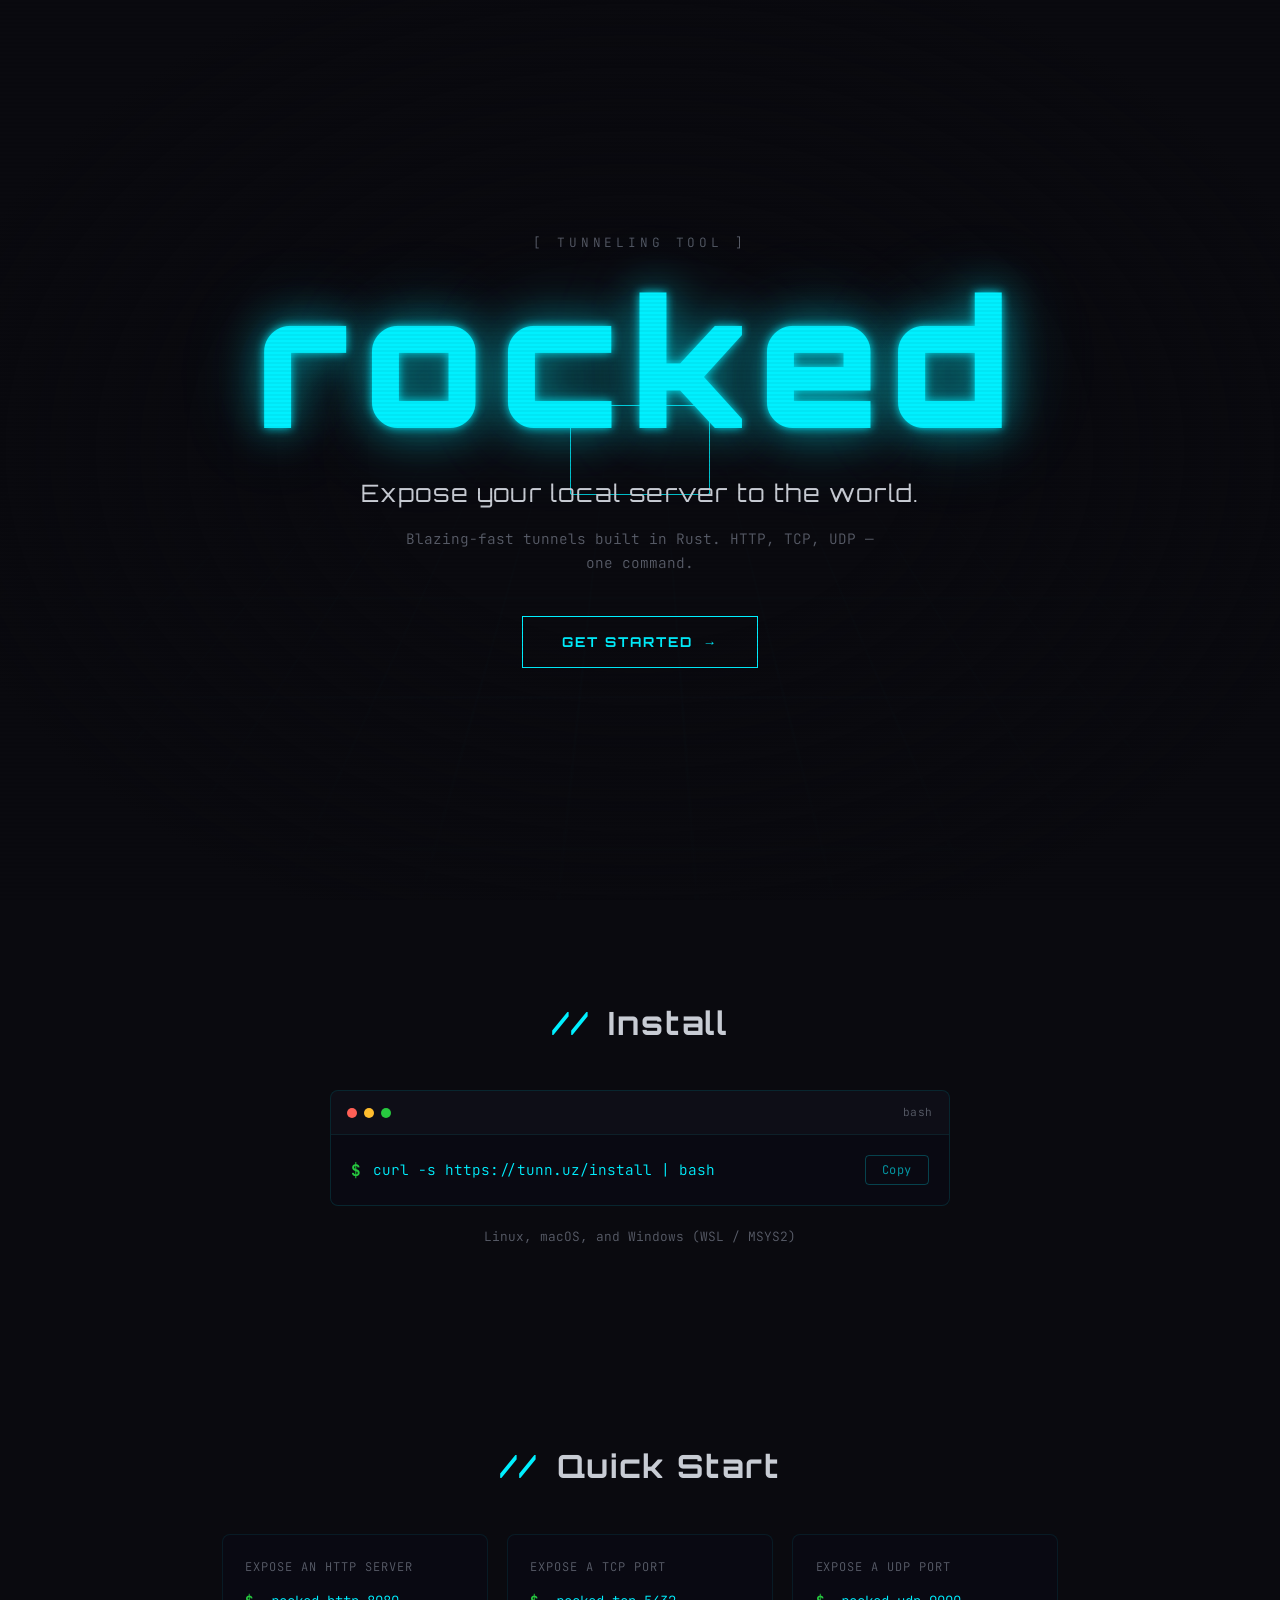
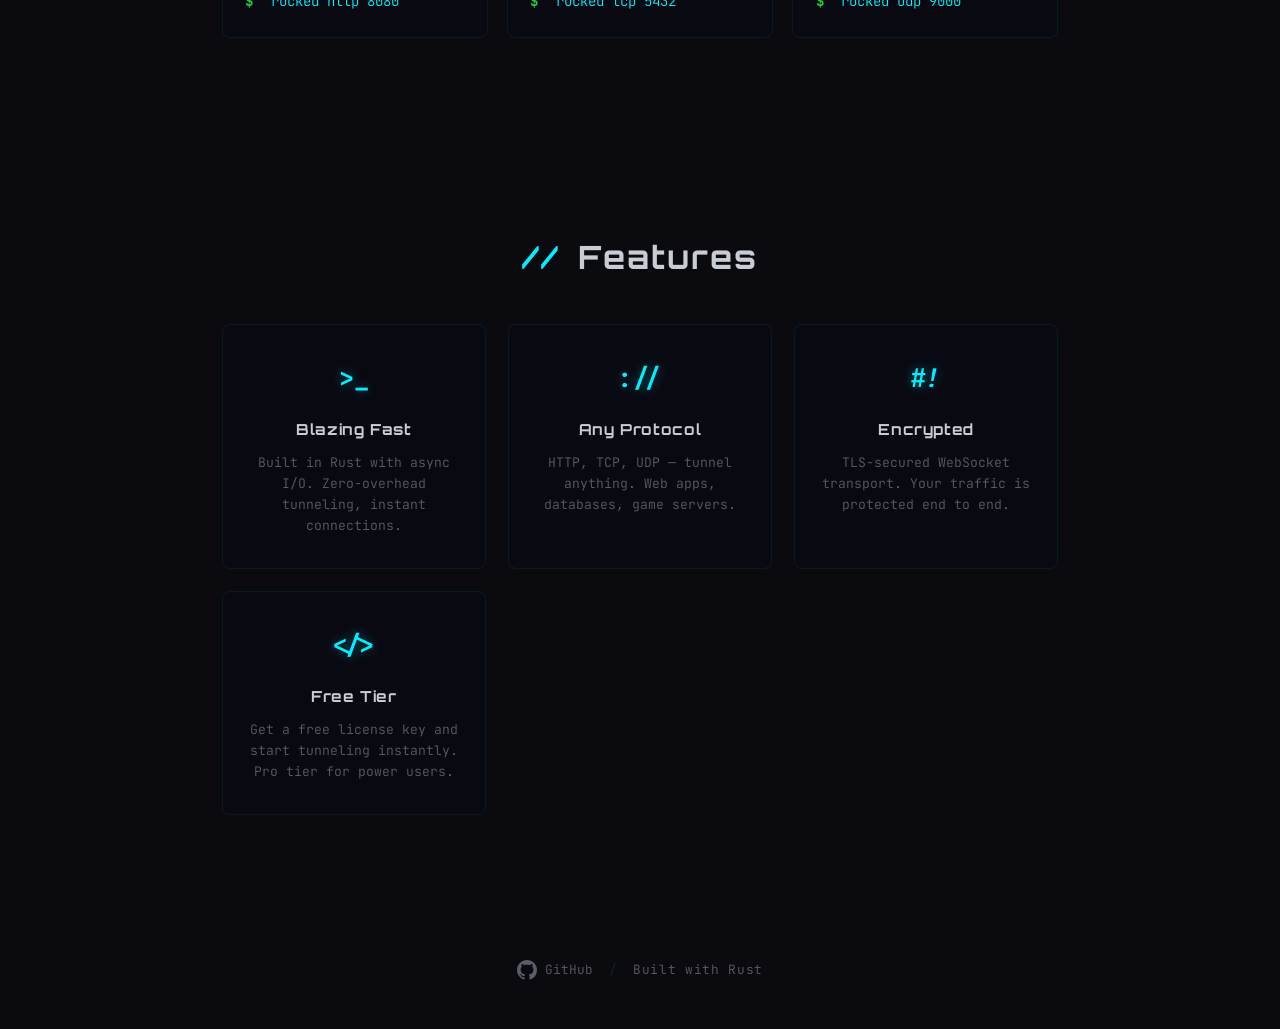
<file: website/index.html>
<!DOCTYPE html>
<html lang="en">
<head>
    <meta charset="UTF-8">
    <meta name="viewport" content="width=device-width, initial-scale=1.0">
    <title>rocked — expose your local server to the world</title>
    <meta name="description" content="Fast, free tunneling tool built in Rust. Expose local servers to the public internet with a single command.">
    <link rel="preconnect" href="https://fonts.googleapis.com">
    <link rel="preconnect" href="https://fonts.gstatic.com" crossorigin>
    <link href="https://fonts.googleapis.com/css2?family=Orbitron:wght@400;700;900&family=JetBrains+Mono:wght@300;400;500;700&display=swap" rel="stylesheet">
    <link rel="stylesheet" href="style.css">
</head>
<body>

    <div class="tunnel-bg" aria-hidden="true">
        <div class="tunnel-rings">
            <div class="ring" style="--i:0"></div>
            <div class="ring" style="--i:1"></div>
            <div class="ring" style="--i:2"></div>
            <div class="ring" style="--i:3"></div>
            <div class="ring" style="--i:4"></div>
            <div class="ring" style="--i:5"></div>
            <div class="ring" style="--i:6"></div>
            <div class="ring" style="--i:7"></div>
            <div class="ring" style="--i:8"></div>
            <div class="ring" style="--i:9"></div>
        </div>
        <div class="grid-floor"></div>
    </div>

    <div class="scanlines" aria-hidden="true"></div>

    <section class="hero">
        <div class="hero-content fade-in">
            <p class="hero-pre">[ tunneling tool ]</p>
            <h1 class="logo">rocked</h1>
            <p class="tagline">Expose your local server to the world.</p>
            <p class="sub">Blazing-fast tunnels built in Rust. HTTP, TCP, UDP &mdash; one command.</p>
            <a href="#install" class="cta-btn">
                <span class="cta-text">Get Started</span>
                <span class="cta-arrow">&rarr;</span>
            </a>
        </div>
    </section>

    <section id="install" class="section">
        <h2 class="section-title fade-in">
            <span class="title-decoration">//</span> Install
        </h2>
        <div class="terminal fade-in">
            <div class="terminal-header">
                <span class="dot dot-red"></span>
                <span class="dot dot-yellow"></span>
                <span class="dot dot-green"></span>
                <span class="terminal-title">bash</span>
            </div>
            <div class="terminal-body">
                <span class="terminal-prompt">$</span>
                <code id="install-cmd">curl -s https://tunn.uz/install | bash</code>
                <button class="copy-btn" onclick="copyInstall(this)">Copy</button>
            </div>
        </div>
        <p class="note fade-in">Linux, macOS, and Windows (WSL / MSYS2)</p>
    </section>

    <section class="section">
        <h2 class="section-title fade-in">
            <span class="title-decoration">//</span> Quick Start
        </h2>
        <div class="examples">
            <div class="example fade-in">
                <div class="example-label">Expose an HTTP server</div>
                <pre><span class="terminal-prompt">$</span> rocked http 8080</pre>
            </div>
            <div class="example fade-in">
                <div class="example-label">Expose a TCP port</div>
                <pre><span class="terminal-prompt">$</span> rocked tcp 5432</pre>
            </div>
            <div class="example fade-in">
                <div class="example-label">Expose a UDP port</div>
                <pre><span class="terminal-prompt">$</span> rocked udp 9000</pre>
            </div>
        </div>
    </section>

    <section class="section">
        <h2 class="section-title fade-in">
            <span class="title-decoration">//</span> Features
        </h2>
        <div class="features-grid">
            <div class="feature-card fade-in">
                <div class="feature-icon">&gt;_</div>
                <h3>Blazing Fast</h3>
                <p>Built in Rust with async I/O. Zero-overhead tunneling, instant connections.</p>
            </div>
            <div class="feature-card fade-in">
                <div class="feature-icon">://</div>
                <h3>Any Protocol</h3>
                <p>HTTP, TCP, UDP &mdash; tunnel anything. Web apps, databases, game servers.</p>
            </div>
            <div class="feature-card fade-in">
                <div class="feature-icon">#!</div>
                <h3>Encrypted</h3>
                <p>TLS-secured WebSocket transport. Your traffic is protected end to end.</p>
            </div>
            <div class="feature-card fade-in">
                <div class="feature-icon">&lt;/&gt;</div>
                <h3>Free Tier</h3>
                <p>Get a free license key and start tunneling instantly. Pro tier for power users.</p>
            </div>
        </div>
    </section>

    <footer class="footer fade-in">
        <a href="https://github.com/Diyarbekoralbaev/rocked-public" class="github-link" target="_blank" rel="noopener">
            <svg width="20" height="20" viewBox="0 0 24 24" fill="currentColor"><path d="M12 0C5.37 0 0 5.37 0 12c0 5.31 3.435 9.795 8.205 11.385.6.105.825-.255.825-.57 0-.285-.015-1.23-.015-2.235-3.015.555-3.795-.735-4.035-1.41-.135-.345-.72-1.41-1.23-1.695-.42-.225-1.02-.78-.015-.795.945-.015 1.62.87 1.845 1.23 1.08 1.815 2.805 1.305 3.495.99.105-.78.42-1.305.765-1.605-2.67-.3-5.46-1.335-5.46-5.925 0-1.305.465-2.385 1.23-3.225-.12-.3-.54-1.53.12-3.18 0 0 1.005-.315 3.3 1.23.96-.27 1.98-.405 3-.405s2.04.135 3 .405c2.295-1.56 3.3-1.23 3.3-1.23.66 1.65.24 2.88.12 3.18.765.84 1.23 1.905 1.23 3.225 0 4.605-2.805 5.625-5.475 5.925.435.375.81 1.095.81 2.22 0 1.605-.015 2.895-.015 3.3 0 .315.225.69.825.57A12.02 12.02 0 0024 12c0-6.63-5.37-12-12-12z"/></svg>
            GitHub
        </a>
        <span class="footer-sep">/</span>
        <span class="footer-rust">Built with Rust</span>
    </footer>

    <script>
    function copyInstall(btn) {
        var cmd = document.getElementById('install-cmd').textContent;
        navigator.clipboard.writeText(cmd).then(function() {
            btn.textContent = 'Copied!';
            btn.classList.add('copied');
            setTimeout(function() {
                btn.textContent = 'Copy';
                btn.classList.remove('copied');
            }, 2000);
        });
    }

    var observer = new IntersectionObserver(function(entries) {
        entries.forEach(function(entry) {
            if (entry.isIntersecting) {
                entry.target.classList.add('visible');
                observer.unobserve(entry.target);
            }
        });
    }, { threshold: 0.1 });

    document.querySelectorAll('.fade-in').forEach(function(el) {
        observer.observe(el);
    });
    </script>

</body>
</html>
</file>
<file: website/style.css>
/* ── rocked — cyberpunk tunnel theme ──────────────────── */

:root {
    --bg: #0a0a0f;
    --bg-card: rgba(10, 10, 20, 0.75);
    --cyan: #00f0ff;
    --cyan-dim: rgba(0, 240, 255, 0.15);
    --cyan-glow: rgba(0, 240, 255, 0.4);
    --text: #c8ccd4;
    --text-dim: #5a5e6a;
    --green: #27c93f;
    --red: #ff5f56;
    --yellow: #ffbd2e;
    --font-display: 'Orbitron', sans-serif;
    --font-mono: 'JetBrains Mono', monospace;
}

*, *::before, *::after {
    margin: 0;
    padding: 0;
    box-sizing: border-box;
}

html {
    scroll-behavior: smooth;
}

body {
    background: var(--bg);
    color: var(--text);
    font-family: var(--font-mono);
    font-weight: 300;
    line-height: 1.7;
    overflow-x: hidden;
    -webkit-font-smoothing: antialiased;
}

/* ── Scan lines overlay ─────────────────────────── */

.scanlines {
    position: fixed;
    inset: 0;
    background: repeating-linear-gradient(
        transparent 0px,
        transparent 2px,
        rgba(0, 0, 0, 0.04) 2px,
        rgba(0, 0, 0, 0.04) 4px
    );
    pointer-events: none;
    z-index: 100;
}

/* ── Tunnel background ──────────────────────────── */

.tunnel-bg {
    position: fixed;
    inset: 0;
    overflow: hidden;
    z-index: -1;
}

.tunnel-rings {
    position: absolute;
    top: 50%;
    left: 50%;
    transform: translate(-50%, -50%);
    width: 100%;
    height: 100%;
}

.ring {
    position: absolute;
    top: 50%;
    left: 50%;
    width: 140px;
    height: 90px;
    margin: -45px 0 0 -70px;
    border: 1px solid var(--cyan-dim);
    border-radius: 2px;
    animation: tunnel-expand 5s linear infinite;
    animation-delay: calc(var(--i) * -0.5s);
}

@keyframes tunnel-expand {
    0% {
        transform: scale(0.05);
        opacity: 0;
        border-color: rgba(0, 240, 255, 0.5);
    }
    15% {
        opacity: 0.8;
    }
    100% {
        transform: scale(18);
        opacity: 0;
        border-color: rgba(0, 240, 255, 0.01);
    }
}

.grid-floor {
    position: absolute;
    bottom: 0;
    left: -50%;
    width: 200%;
    height: 55%;
    background:
        linear-gradient(90deg, rgba(0, 240, 255, 0.04) 1px, transparent 1px),
        linear-gradient(0deg, rgba(0, 240, 255, 0.04) 1px, transparent 1px);
    background-size: 50px 50px;
    transform: perspective(400px) rotateX(55deg);
    transform-origin: center top;
    mask-image: linear-gradient(to top, rgba(0,0,0,0.6), transparent 90%);
    -webkit-mask-image: linear-gradient(to top, rgba(0,0,0,0.6), transparent 90%);
}

/* ── Vignette ───────────────────────────────────── */

.tunnel-bg::after {
    content: '';
    position: absolute;
    inset: 0;
    background: radial-gradient(ellipse at center, transparent 30%, var(--bg) 80%);
    pointer-events: none;
}

/* ── Fade-in animation ──────────────────────────── */

.fade-in {
    opacity: 0;
    transform: translateY(24px);
    transition: opacity 0.7s ease, transform 0.7s ease;
}

.fade-in.visible {
    opacity: 1;
    transform: translateY(0);
}

/* stagger children */
.features-grid .fade-in:nth-child(2) { transition-delay: 0.1s; }
.features-grid .fade-in:nth-child(3) { transition-delay: 0.2s; }
.features-grid .fade-in:nth-child(4) { transition-delay: 0.3s; }
.examples .fade-in:nth-child(2) { transition-delay: 0.1s; }
.examples .fade-in:nth-child(3) { transition-delay: 0.2s; }

/* ── Hero ───────────────────────────────────────── */

.hero {
    min-height: 100vh;
    display: flex;
    align-items: center;
    justify-content: center;
    text-align: center;
    position: relative;
    padding: 2rem;
}

.hero-content {
    position: relative;
    z-index: 1;
}

.hero-pre {
    font-family: var(--font-mono);
    font-size: 0.8rem;
    color: var(--text-dim);
    letter-spacing: 0.3em;
    text-transform: uppercase;
    margin-bottom: 1.2rem;
}

.logo {
    font-family: var(--font-display);
    font-size: clamp(4rem, 14vw, 11rem);
    font-weight: 900;
    color: var(--cyan);
    letter-spacing: 0.08em;
    line-height: 1;
    text-shadow:
        0 0 10px rgba(0, 240, 255, 0.9),
        0 0 40px rgba(0, 240, 255, 0.5),
        0 0 80px rgba(0, 240, 255, 0.25),
        0 0 120px rgba(0, 240, 255, 0.1);
    animation: glow-pulse 3s ease-in-out infinite alternate;
}

@keyframes glow-pulse {
    from {
        text-shadow:
            0 0 10px rgba(0, 240, 255, 0.9),
            0 0 40px rgba(0, 240, 255, 0.5),
            0 0 80px rgba(0, 240, 255, 0.25);
    }
    to {
        text-shadow:
            0 0 15px rgba(0, 240, 255, 1),
            0 0 50px rgba(0, 240, 255, 0.6),
            0 0 100px rgba(0, 240, 255, 0.35),
            0 0 150px rgba(0, 240, 255, 0.15);
    }
}

.tagline {
    font-family: var(--font-display);
    font-size: clamp(1rem, 2.5vw, 1.5rem);
    font-weight: 400;
    color: var(--text);
    margin-top: 1.5rem;
    letter-spacing: 0.05em;
}

.sub {
    font-size: 0.9rem;
    color: var(--text-dim);
    margin-top: 0.8rem;
    max-width: 500px;
    margin-left: auto;
    margin-right: auto;
}

/* ── CTA Button ─────────────────────────────────── */

.cta-btn {
    display: inline-flex;
    align-items: center;
    gap: 0.6rem;
    margin-top: 2.5rem;
    padding: 0.85rem 2.4rem;
    border: 1px solid var(--cyan);
    color: var(--cyan);
    text-decoration: none;
    font-family: var(--font-display);
    font-size: 0.85rem;
    font-weight: 700;
    letter-spacing: 0.15em;
    text-transform: uppercase;
    background: transparent;
    position: relative;
    overflow: hidden;
    transition: all 0.35s ease;
}

.cta-btn::before {
    content: '';
    position: absolute;
    inset: 0;
    background: var(--cyan);
    opacity: 0;
    transition: opacity 0.35s ease;
}

.cta-btn:hover {
    color: var(--bg);
    box-shadow:
        0 0 20px var(--cyan-glow),
        0 0 60px rgba(0, 240, 255, 0.15);
}

.cta-btn:hover::before {
    opacity: 1;
}

.cta-text,
.cta-arrow {
    position: relative;
    z-index: 1;
}

.cta-arrow {
    transition: transform 0.35s ease;
}

.cta-btn:hover .cta-arrow {
    transform: translateX(4px);
}

/* ── Sections ───────────────────────────────────── */

.section {
    max-width: 900px;
    margin: 0 auto;
    padding: 6rem 2rem;
    position: relative;
}

.section-title {
    font-family: var(--font-display);
    font-size: clamp(1.4rem, 3vw, 2rem);
    font-weight: 700;
    color: var(--text);
    letter-spacing: 0.06em;
    margin-bottom: 2.5rem;
    text-align: center;
}

.title-decoration {
    color: var(--cyan);
    margin-right: 0.4rem;
}

/* ── Terminal ───────────────────────────────────── */

.terminal {
    max-width: 620px;
    margin: 0 auto;
    border: 1px solid rgba(0, 240, 255, 0.12);
    border-radius: 8px;
    overflow: hidden;
    background: var(--bg-card);
    backdrop-filter: blur(16px);
    -webkit-backdrop-filter: blur(16px);
}

.terminal-header {
    display: flex;
    align-items: center;
    gap: 7px;
    padding: 12px 16px;
    background: rgba(255, 255, 255, 0.02);
    border-bottom: 1px solid rgba(0, 240, 255, 0.08);
}

.dot {
    width: 10px;
    height: 10px;
    border-radius: 50%;
}

.dot-red { background: var(--red); }
.dot-yellow { background: var(--yellow); }
.dot-green { background: var(--green); }

.terminal-title {
    margin-left: auto;
    font-size: 0.7rem;
    color: var(--text-dim);
    letter-spacing: 0.05em;
}

.terminal-body {
    display: flex;
    align-items: center;
    padding: 20px;
    gap: 12px;
}

.terminal-prompt {
    color: var(--green);
    font-weight: 700;
    user-select: none;
    flex-shrink: 0;
}

.terminal-body code {
    font-family: var(--font-mono);
    font-size: 0.9rem;
    color: var(--cyan);
    flex: 1;
    word-break: break-all;
}

.copy-btn {
    flex-shrink: 0;
    padding: 6px 16px;
    background: transparent;
    border: 1px solid rgba(0, 240, 255, 0.25);
    color: rgba(0, 240, 255, 0.6);
    font-family: var(--font-mono);
    font-size: 0.75rem;
    cursor: pointer;
    transition: all 0.3s ease;
    border-radius: 4px;
    letter-spacing: 0.05em;
}

.copy-btn:hover {
    background: rgba(0, 240, 255, 0.08);
    border-color: var(--cyan);
    color: var(--cyan);
}

.copy-btn.copied {
    border-color: var(--green);
    color: var(--green);
}

.note {
    text-align: center;
    font-size: 0.8rem;
    color: var(--text-dim);
    margin-top: 1.2rem;
}

/* ── Examples ───────────────────────────────────── */

.examples {
    display: grid;
    grid-template-columns: repeat(auto-fit, minmax(240px, 1fr));
    gap: 1.2rem;
}

.example {
    background: var(--bg-card);
    border: 1px solid rgba(0, 240, 255, 0.08);
    border-radius: 8px;
    padding: 1.4rem;
    transition: border-color 0.3s ease, box-shadow 0.3s ease;
}

.example:hover {
    border-color: rgba(0, 240, 255, 0.25);
    box-shadow: 0 0 20px rgba(0, 240, 255, 0.05);
}

.example-label {
    font-size: 0.75rem;
    color: var(--text-dim);
    letter-spacing: 0.08em;
    text-transform: uppercase;
    margin-bottom: 0.8rem;
}

.example pre {
    font-family: var(--font-mono);
    font-size: 0.88rem;
    color: var(--cyan);
    white-space: nowrap;
    overflow-x: auto;
}

.example pre .terminal-prompt {
    margin-right: 0.6rem;
}

/* ── Features ───────────────────────────────────── */

.features-grid {
    display: grid;
    grid-template-columns: repeat(auto-fit, minmax(200px, 1fr));
    gap: 1.4rem;
}

.feature-card {
    background: var(--bg-card);
    border: 1px solid rgba(0, 240, 255, 0.08);
    border-radius: 8px;
    padding: 2rem 1.6rem;
    text-align: center;
    transition: border-color 0.3s ease, box-shadow 0.3s ease, transform 0.3s ease;
}

.feature-card:hover {
    border-color: rgba(0, 240, 255, 0.3);
    box-shadow: 0 0 30px rgba(0, 240, 255, 0.06);
    transform: translateY(-2px);
}

.feature-icon {
    font-family: var(--font-mono);
    font-size: 1.6rem;
    font-weight: 700;
    color: var(--cyan);
    margin-bottom: 1rem;
    text-shadow: 0 0 12px var(--cyan-glow);
}

.feature-card h3 {
    font-family: var(--font-display);
    font-size: 0.95rem;
    font-weight: 700;
    color: var(--text);
    letter-spacing: 0.04em;
    margin-bottom: 0.6rem;
}

.feature-card p {
    font-size: 0.82rem;
    color: var(--text-dim);
    line-height: 1.6;
}

/* ── Footer ─────────────────────────────────────── */

.footer {
    display: flex;
    align-items: center;
    justify-content: center;
    gap: 1rem;
    padding: 3rem 2rem;
    font-size: 0.8rem;
    color: var(--text-dim);
}

.github-link {
    display: inline-flex;
    align-items: center;
    gap: 0.5rem;
    color: var(--text-dim);
    text-decoration: none;
    transition: color 0.3s ease;
}

.github-link:hover {
    color: var(--cyan);
}

.footer-sep {
    color: rgba(0, 240, 255, 0.15);
}

.footer-rust {
    letter-spacing: 0.05em;
}

/* ── Responsive ─────────────────────────────────── */

@media (max-width: 600px) {
    .section {
        padding: 4rem 1.2rem;
    }

    .terminal-body {
        flex-direction: column;
        align-items: stretch;
        gap: 12px;
    }

    .terminal-body code {
        font-size: 0.78rem;
    }

    .copy-btn {
        align-self: flex-end;
    }

    .features-grid {
        grid-template-columns: 1fr;
    }

    .examples {
        grid-template-columns: 1fr;
    }

    .hero-pre {
        font-size: 0.7rem;
    }
}

/* ── Selection color ────────────────────────────── */

::selection {
    background: rgba(0, 240, 255, 0.25);
    color: #fff;
}

/* ── Scrollbar ──────────────────────────────────── */

::-webkit-scrollbar {
    width: 6px;
}

::-webkit-scrollbar-track {
    background: var(--bg);
}

::-webkit-scrollbar-thumb {
    background: rgba(0, 240, 255, 0.15);
    border-radius: 3px;
}

::-webkit-scrollbar-thumb:hover {
    background: rgba(0, 240, 255, 0.3);
}
</file>
